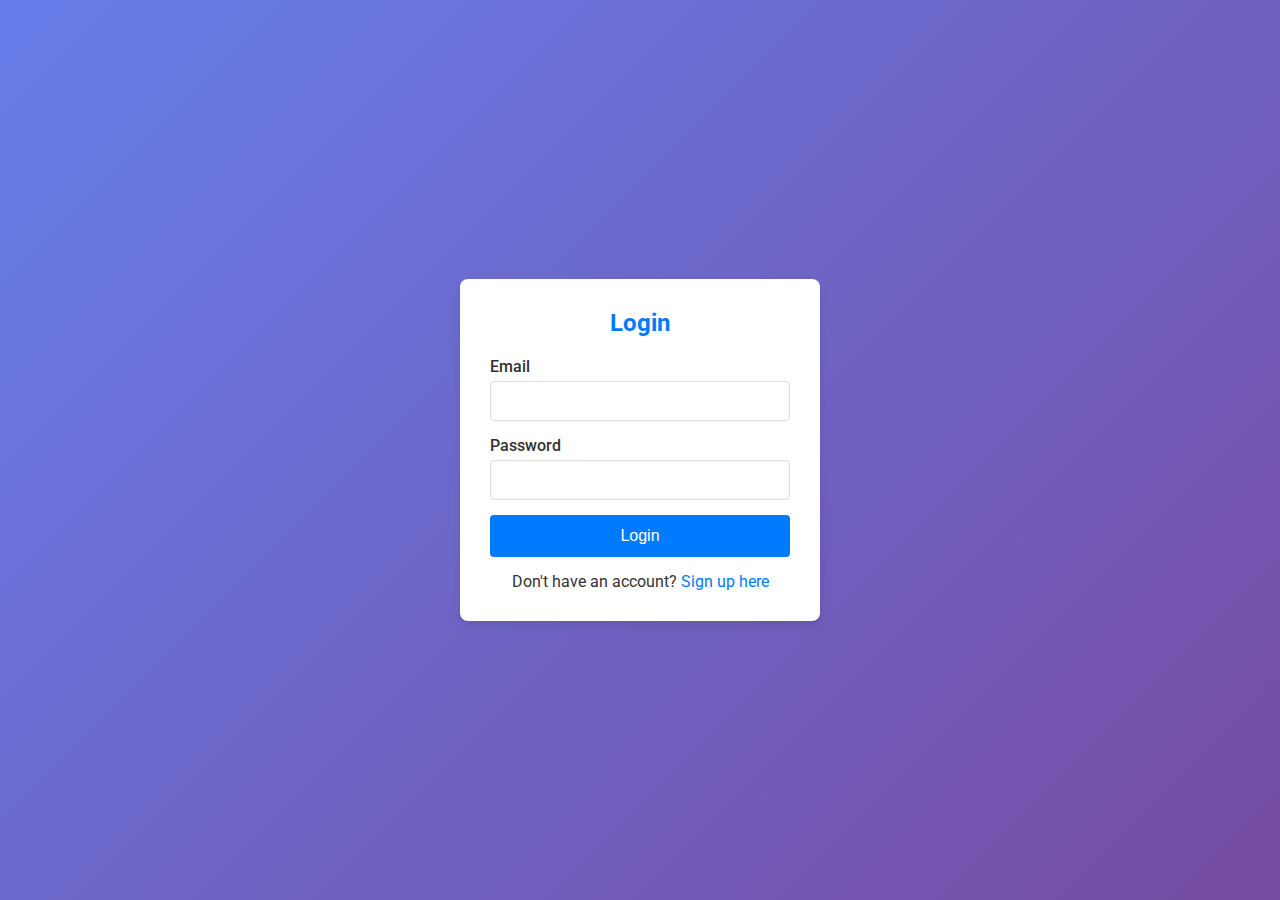
<file: index.html>
<!DOCTYPE html>
<html lang="en">
<head>
    <meta charset="UTF-8">
    <meta name="viewport" content="width=device-width, initial-scale=1.0">
    <title>E-Commerce Website</title>
    <link rel="stylesheet" href="style.css">
    <link href="https://fonts.googleapis.com/css2?family=Roboto:wght@400;500;700&display=swap" rel="stylesheet">
</head>
<body>
    <!-- Header Section -->
    <header>
        <div class="container">
            <div class="logo">
                <h1>ShopEase</h1>
            </div>
            <nav class="navbar">
                <ul class="nav-links">
                    <li><a href="#home">Home</a></li>
                    <li><a href="#products">Products</a></li>
                    <li><a href="#about">About</a></li>
                    <li><a href="#contact">Contact</a></li>
                </ul>
                <div class="hamburger" id="hamburger">
                    <span></span>
                    <span></span>
                    <span></span>
                </div>
            </nav>
            <div class="header-right">
                <span class="username" id="username-display"></span>
                <button class="logout-btn" id="logout-btn">Logout</button>
                <div class="cart" id="cart-icon">
                    <svg class="cart-icon" xmlns="http://www.w3.org/2000/svg" viewBox="0 0 24 24" fill="currentColor">
                        <path d="M7 4V2C7 1.45 7.45 1 8 1H16C16.55 1 17 1.45 17 2V4H20C20.55 4 21 4.45 21 5S20.55 6 20 6H19V19C19 20.1 18.1 21 17 21H7C5.9 21 5 20.1 5 19V6H4C3.45 6 3 5.55 3 5S3.45 4 4 4H7ZM9 3V4H15V3H9ZM7 6V19H17V6H7Z"/>
                    </svg>
                    <span class="cart-count" id="cart-count">0</span>
                </div>
            </div>
        </div>
    </header>

    <!-- Cart Modal (Moved outside header for proper positioning) -->
    <div id="cart-modal" class="modal">
        <div class="modal-content">
            <span class="close" id="close-modal">&times;</span>
            <h2>Your Cart</h2>
            <div id="cart-items">
                <!-- Cart items will be displayed here -->
            </div>
            <div class="cart-total">
                <p>Total: $<span id="cart-total">0.00</span></p>
            </div>
            <button class="btn" id="checkout-btn">Checkout</button>
        </div>
    </div>

    <!-- Hero Section -->
    <section class="hero">
        <div class="hero-text">
            <h1>Welcome to ShopEase</h1>
            <p>Discover amazing products at unbeatable prices.</p>
            <a href="#products" class="btn">Shop Now</a>
        </div>
        <div class="hero-image">
            <img src="hero.jpg" alt="Shopping Banner">
        </div>
    </section>

    <!-- Products Section -->
    <section id="products" class="products">
        <div class="container">
            <h2>Our Products</h2>
            <div class="product-grid" id="product-grid">
                <!-- Products will be dynamically added here via JS -->
            </div>
        </div>
    </section>

    <!-- Footer Section -->
    <footer>
        <div class="container">
            <div class="footer-content">
                <div class="footer-section">
                    <h3>Contact Us</h3>
                    <p>Email: info@shopease.com</p>
                    <p>Phone: +1 (123) 456-7890</p>
                </div>
                <div class="footer-section">
                    <h3>Follow Us</h3>
                    <div class="social-links">
                        <a href="#">Facebook</a>
                        <a href="#">Twitter</a>
                        <a href="#">Instagram</a>
                    </div>
                </div>
            </div>
            <p>&copy; 2023 ShopEase. All rights reserved.</p>
        </div>
    </footer>

    <script src="auth.js"></script>
    <script src="script.js"></script>
</body>
</html>
</file>
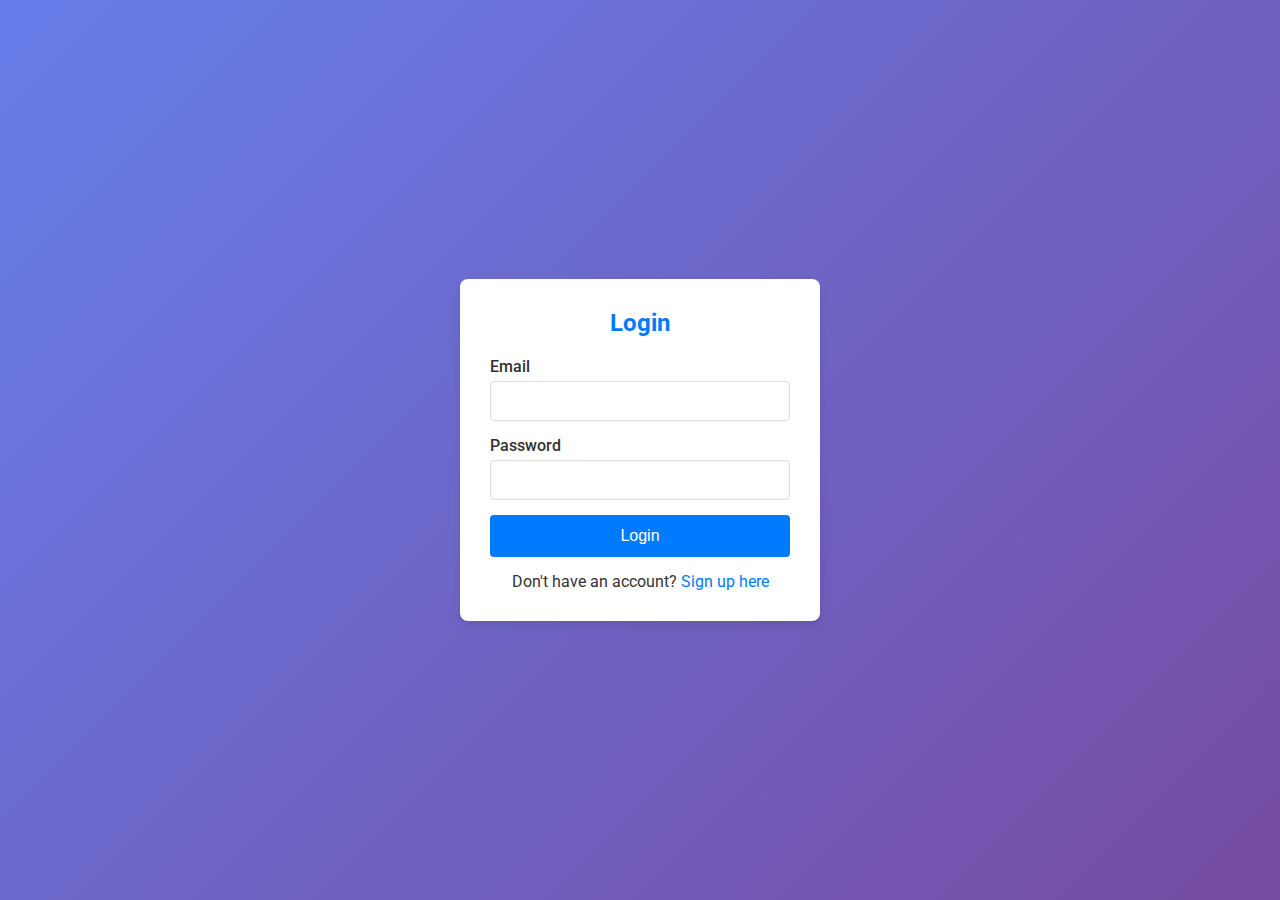
<file: login.html>
<!DOCTYPE html>
<html lang="en">
<head>
    <meta charset="UTF-8">
    <meta name="viewport" content="width=device-width, initial-scale=1.0">
    <title>Login - ShopEase</title>
    <link rel="stylesheet" href="login.css">
    <link href="https://fonts.googleapis.com/css2?family=Roboto:wght@400;500;700&display=swap" rel="stylesheet">
</head>
<body>
    <div class="container">
        <div class="login-form">
            <h2>Login</h2>
            <form id="login-form">
                <div class="form-group">
                    <label for="email">Email</label>
                    <input type="email" id="email" name="email" required>
                </div>
                <div class="form-group">
                    <label for="password">Password</label>
                    <input type="password" id="password" name="password" required>
                </div>
                <button type="submit" class="btn">Login</button>
                <p id="error-message" class="error"></p>
            </form>
            <p>Don't have an account? <a href="signup.html">Sign up here</a></p>
        </div>
    </div>
    <script src="auth.js"></script>
</body>
</html>
</file>
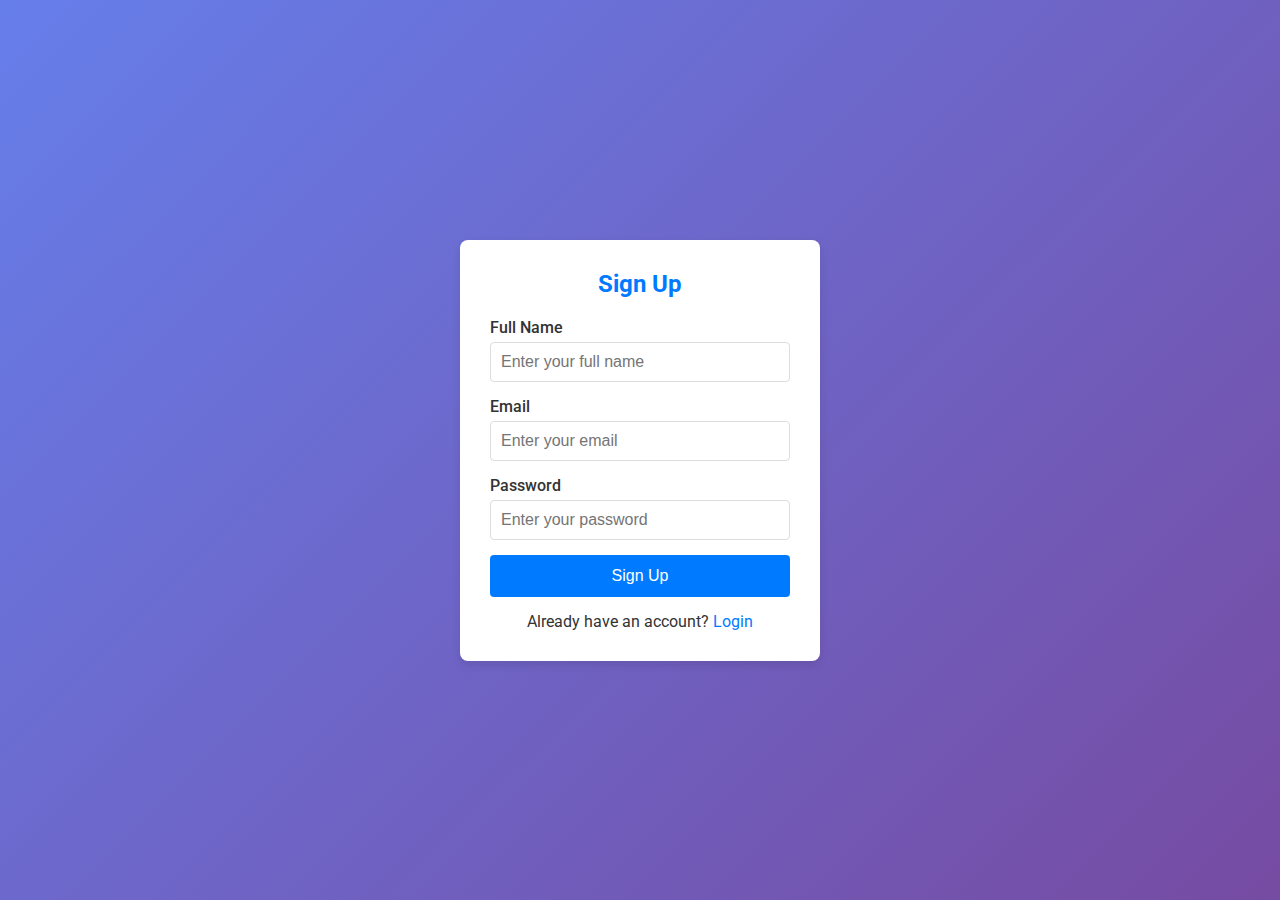
<file: signup.html>
<!DOCTYPE html>
<html lang="en">
<head>
    <meta charset="UTF-8">
    <meta name="viewport" content="width=device-width, initial-scale=1.0">
    <title>Signup - ShopEase</title>
    <link rel="stylesheet" href="login.css">
    <link href="https://fonts.googleapis.com/css2?family=Roboto:wght@400;500;700&display=swap" rel="stylesheet">
</head>
<body>
    <div class="container">
        <div class="signup-form">
            <h2>Sign Up</h2>
            <form id="signup-form">
                <div class="form-group">
                    <label for="name">Full Name</label>
                    <input type="text" id="name" name="name" placeholder="Enter your full name" required>
                </div>
                <div class="form-group">
                    <label for="email">Email</label>
                    <input type="email" id="email" name="email" placeholder="Enter your email" required>
                </div>
                <div class="form-group">
                    <label for="password">Password</label>
                    <input type="password" id="password" name="password" placeholder="Enter your password" required minlength="6">
                </div>
                <button type="submit" class="btn">Sign Up</button>
                <p id="error-message" class="error"></p>
            </form>
            <p>Already have an account? <a href="login.html">Login</a></p>
        </div>
    </div>
    <script src="auth.js"></script>
</body>
</html>
</file>
<file: style.css>
/* Reset and Base Styles */
* {
    margin: 0;
    padding: 0;
    box-sizing: border-box;
}

body {
    font-family: 'Roboto', sans-serif;
    line-height: 1.6;
    color: #333;
    background-color: #f4f4f4;
}

/* Container */
.container {
    max-width: 1200px;
    margin: 0 auto;
    padding: 0 20px;
}

/* Header */
header {
    background-color: #fff;
    box-shadow: 0 2px 5px rgba(0, 0, 0, 0.1);
    position: sticky;
    top: 0;
    z-index: 100;
}

header .container {
    display: flex;
    justify-content: space-between;
    align-items: center;
    padding: 10px 20px;
}

.logo h1 {
    color: #007bff;
}

.navbar {
    display: flex;
    align-items: center;
}

.nav-links {
    list-style: none;
    display: flex;
    gap: 20px;
}

.nav-links a {
    text-decoration: none;
    color: #333;
    transition: color 0.3s;
}

.nav-links a:hover {
    color: #007bff;
}

.hamburger {
    display: none;
    flex-direction: column;
    cursor: pointer;
}

.hamburger span {
    width: 25px;
    height: 3px;
    background-color: #333;
    margin: 3px 0;
    transition: 0.3s;
}

.header-right {
    display: flex;
    align-items: center;
    gap: 20px;
}

.username {
    font-weight: 500;
}

.logout-btn {
    padding: 8px 12px;
    background-color: #dc3545;
    color: #fff;
    border: none;
    border-radius: 4px;
    cursor: pointer;
    transition: background-color 0.3s;
}

.logout-btn:hover {
    background-color: #c82333;
}

.cart {
    position: relative;
    cursor: pointer;
    display: flex;
    align-items: center;
    gap: 5px;
}

.cart-icon {
    font-size: 18px;
    color: #333;
}

.cart-icon svg {
    width: 24px;
    height: 24px;
    color: #333;
}

.cart-count {
    position: absolute;
    top: -10px;
    right: -10px;
    background-color: #ff0000;
    color: #fff;
    border-radius: 50%;
    padding: 2px 6px;
    font-size: 12px;
    min-width: 18px;
    text-align: center;
}

/* Cart Modal Styles */
.modal {
    display: none;
    position: fixed;
    z-index: 1000;
    left: 0;
    top: 0;
    width: 100%;
    height: 100%;
    overflow: auto;
    background-color: rgba(0, 0, 0, 0.5);
}

.modal-content {
    background-color: #fff;
    margin: 10% auto;
    padding: 20px;
    border: 1px solid #888;
    width: 80%;
    max-width: 600px;
    border-radius: 8px;
    position: relative;
}

.close {
    color: #aaa;
    float: right;
    font-size: 28px;
    font-weight: bold;
    cursor: pointer;
}

.close:hover {
    color: #000;
}

#cart-items {
    margin: 20px 0;
}

.cart-item {
    display: flex;
    justify-content: space-between;
    align-items: center;
    padding: 10px 0;
    border-bottom: 1px solid #ddd;
}

.cart-item img {
    width: 50px;
    height: 50px;
    object-fit: cover;
    margin-right: 10px;
}

.cart-item-details {
    flex: 1;
}

.remove-btn {
    background-color: #dc3545;
    color: #fff;
    border: none;
    padding: 5px 10px;
    border-radius: 4px;
    cursor: pointer;
}

.remove-btn:hover {
    background-color: #c82333;
}

.cart-total {
    text-align: right;
    font-weight: bold;
    margin: 20px 0;
}

/* Hero Section */
.hero {
    display: flex;
    align-items: center;
    justify-content: space-between;
    padding: 60px 80px;
    background: #f5f7fa;
}

.hero-text {
    width: 50%;
}

.hero-text h1 {
    font-size: 42px;
    margin-bottom: 15px;
}

.hero-text p {
    font-size: 18px;
    margin-bottom: 25px;
}

.hero-image {
    width: 45%;
    text-align: right;
}

.hero-image img {
    width: 100%;
    max-width: 500px;
}

.btn {
    display: inline-block;
    padding: 10px 20px;
    background-color: #007bff;
    color: #fff;
    text-decoration: none;
    border-radius: 4px;
    transition: background-color 0.3s;
}

.btn:hover {
    background-color: #0056b3;
}

/* Products Section */
.products {
    padding: 50px 0;
    background-color: #fff;
}

.products h2 {
    text-align: center;
    margin-bottom: 30px;
    font-size: 2rem;
}

.product-grid {
    display: grid;
    grid-template-columns: repeat(auto-fit, minmax(250px, 1fr));
    gap: 20px;
}

.product-card {
    background-color: #f8f9fa;
    border-radius: 8px;
    overflow: hidden;
    box-shadow: 0 2px 5px rgba(0, 0, 0, 0.1);
    transition: transform 0.3s, box-shadow 0.3s;
}

.product-card:hover {
    transform: translateY(-5px);
    box-shadow: 0 4px 10px rgba(0, 0, 0, 0.2);
}

.product-card img {
    width: 100%;
    height: 200px;
    object-fit: cover;
}

.product-info {
    padding: 15px;
    text-align: center;
}

.product-info h3 {
    margin-bottom: 10px;
}

.product-info p {
    font-size: 1.2rem;
    color: #007bff;
    margin-bottom: 15px;
}

.add-to-cart {
    padding: 8px 16px;
    background-color: #28a745;
    color: #fff;
    border: none;
    border-radius: 4px;
    cursor: pointer;
    transition: background-color 0.3s;
}

.add-to-cart:hover {
    background-color: #218838;
}

/* Footer */
footer {
    background-color: #343a40;
    color: #fff;
    padding: 30px 0;
}

.footer-content {
    display: flex;
    justify-content: space-between;
    margin-bottom: 20px;
}

.footer-section h3 {
    margin-bottom: 10px;
}

.social-links a {
    color: #fff;
    text-decoration: none;
    margin-right: 10px;
    transition: color 0.3s;
}

.social-links a:hover {
    color: #007bff;
}

/* Mobile Responsiveness */
@media (max-width: 768px) {
    header .container {
        flex-direction: column;
        gap: 10px;
    }

    .nav-links {
        display: none;
        flex-direction: column;
        width: 100%;
        text-align: center;
        background-color: #fff;
        position: absolute;
        top: 100%;
        left: 0;
        box-shadow: 0 2px 5px rgba(0, 0, 0, 0.1);
    }

    .nav-links.active {
        display: flex;
    }

    .hamburger {
        display: flex;
    }

    .header-right {
        flex-direction: column;
        gap: 10px;
    }

    .hero {
        flex-direction: column;
        text-align: center;
        padding: 40px 20px;
    }

    .hero-text,
    .hero-image {
        width: 100%;
    }

    .hero-image img {
        margin-top: 25px;
    }

    .modal-content {
        width: 90%;
        margin: 20% auto;
    }

    .cart-item {
        flex-direction: column;
        align-items: flex-start;
    }

    .cart-item img {
        margin-bottom: 10px;
    }

    .footer-content {
        flex-direction: column;
        gap: 20px;
    }
}
</file>
<file: login.css>
/* Reset and Base Styles for Login/Signup */
* {
    margin: 0;
    padding: 0;
    box-sizing: border-box;
}

body {
    font-family: 'Roboto', sans-serif;
    background: linear-gradient(135deg, #667eea 0%, #764ba2 100%);
    height: 100vh;
    display: flex;
    justify-content: center;
    align-items: center;
    color: #333;
}

.container {
    width: 100%;
    max-width: 400px;
    padding: 20px;
}

.login-form, .signup-form {
    background-color: #fff;
    padding: 30px;
    border-radius: 8px;
    box-shadow: 0 4px 10px rgba(0, 0, 0, 0.1);
}

h2 {
    text-align: center;
    margin-bottom: 20px;
    color: #007bff;
}

.form-group {
    margin-bottom: 15px;
}

label {
    display: block;
    margin-bottom: 5px;
    font-weight: 500;
}

input {
    width: 100%;
    padding: 10px;
    border: 1px solid #ddd;
    border-radius: 4px;
    font-size: 16px;
}

.btn {
    width: 100%;
    padding: 12px;
    background-color: #007bff;
    color: #fff;
    border: none;
    border-radius: 4px;
    font-size: 16px;
    cursor: pointer;
    transition: background-color 0.3s;
}

.btn:hover {
    background-color: #0056b3;
}

.error {
    color: #dc3545;
    text-align: center;
    margin-top: 10px;
}

p {
    text-align: center;
    margin-top: 15px;
}

a {
    color: #007bff;
    text-decoration: none;
}

a:hover {
    text-decoration: underline;
}

/* Mobile Responsiveness */
@media (max-width: 480px) {
    .container {
        padding: 10px;
    }

    .login-form, .signup-form {
        padding: 20px;
    }
}
</file>
